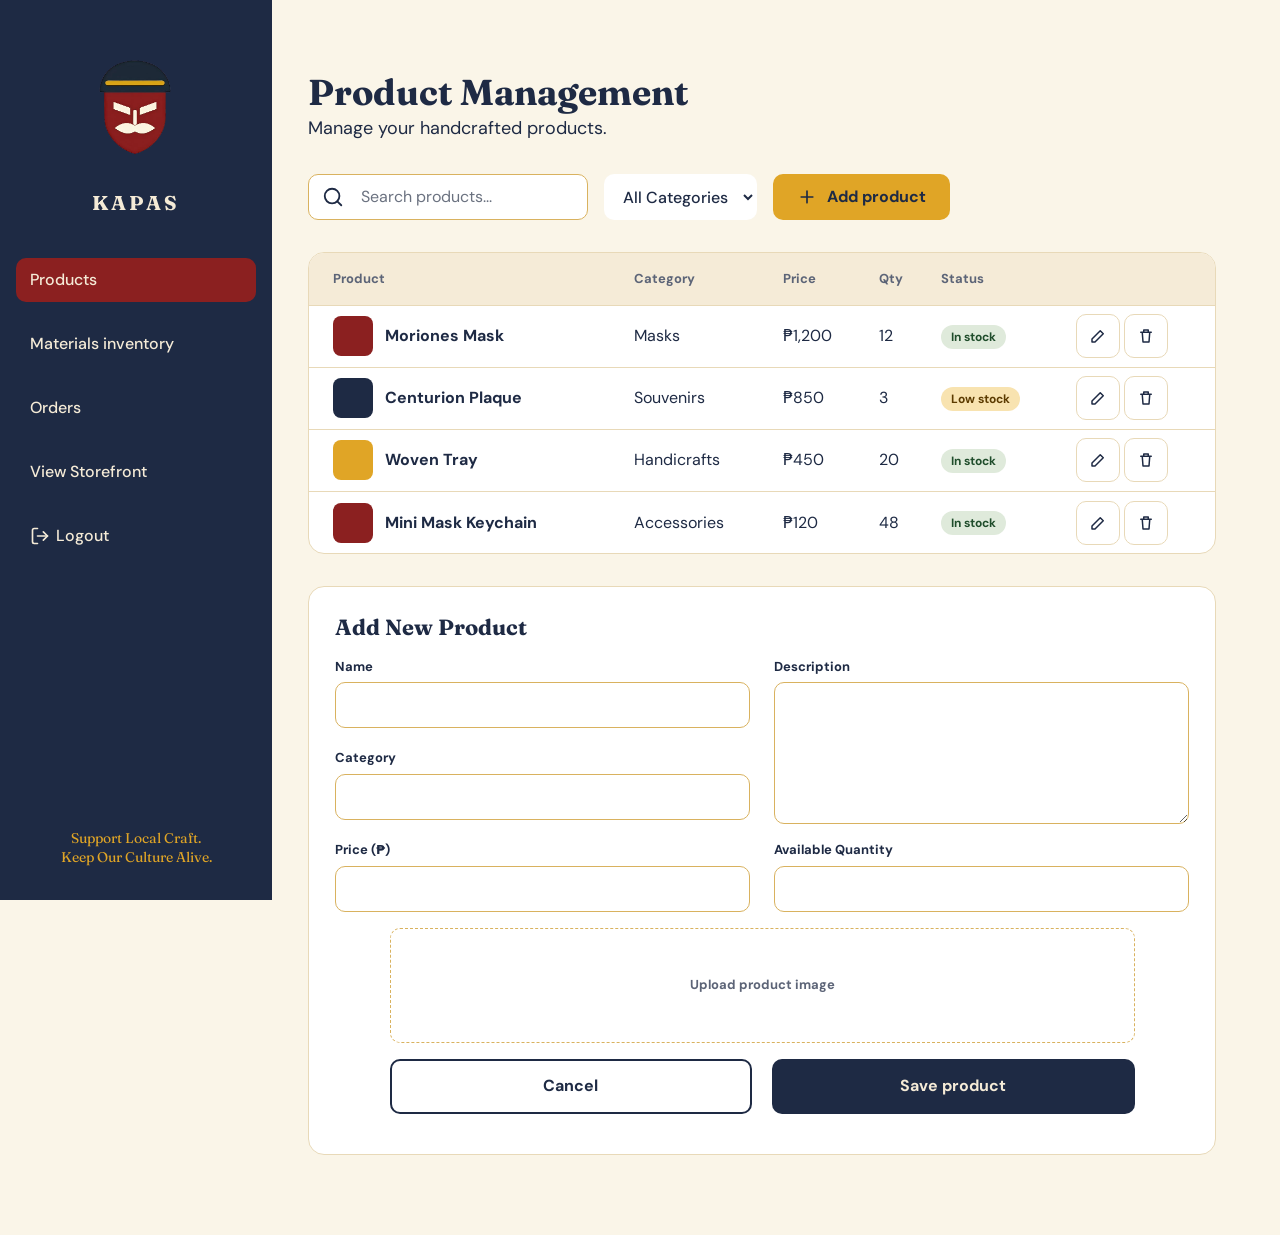
<file: product management/index.html>
<!doctype html>
<html lang="en">
<head>
  <meta charset="utf-8">
  <meta name="viewport" content="width=device-width, initial-scale=1">
  <title>Product Management</title>
  <link rel="preconnect" href="https://fonts.googleapis.com">
  <link rel="preconnect" href="https://fonts.gstatic.com" crossorigin>
  <link href="https://fonts.googleapis.com/css2?family=DM+Sans:wght@400;500;700&family=Fraunces:opsz,wght@9..144,600;9..144,700&display=swap" rel="stylesheet">
  <link rel="stylesheet" href="styles.css">
</head>
<body>
  <a class="skip-link" href="#main">Skip to main content</a>

  <div class="app">
    <!-- Sidebar -->
    <aside class="sidebar">
      <a class="brand" href="/" aria-label="KAPAS home">
        <img src="/images/KAPAS_logo.svg" alt="KAPAS logo" width="90" height="130">
        <span class="brand__name">KAPAS</span>
      </a>

      <nav class="sidebar__nav" aria-label="Main">
        <ul>
          <li><a href="products.html" aria-current="page">Products</a></li>
          <li><a href="materials.html">Materials inventory</a></li>
          <li><a href="orders.html">Orders</a></li>
          <li><a href="/">View Storefront</a></li>
          <li>
            <a class="with-icon" href="logout">
              <svg width="20" height="20" viewBox="0 0 24 24" fill="none" stroke="currentColor" stroke-width="2" stroke-linecap="round" stroke-linejoin="round" aria-hidden="true" focusable="false"><path d="M9 21H5a2 2 0 0 1-2-2V5a2 2 0 0 1 2-2h4"/><path d="M16 17l5-5-5-5"/><path d="M21 12H9"/></svg>
              Logout
            </a>
          </li>
        </ul>
      </nav>

      <footer class="sidebar__footer">
        <p>Support Local Craft.<br>Keep Our Culture Alive.</p>
      </footer>
    </aside>

    <!-- Main content -->
    <main class="content" id="main">
      <header class="page-header">
        <h1>Product Management</h1>
        <p>Manage your handcrafted products.</p>
      </header>

      <form class="toolbar" role="search" aria-label="Filter products">
        <div class="search">
          <label class="visually-hidden" for="search">Search products</label>
          <svg width="22" height="22" viewBox="0 0 24 24" fill="none" stroke="currentColor" stroke-width="2" stroke-linecap="round" aria-hidden="true" focusable="false"><circle cx="11" cy="11" r="8"/><path d="M21 21l-4.3-4.3"/></svg>
          <input class="field" type="search" id="search" name="q" placeholder="Search products...">
        </div>

        <div class="select">
          <label class="visually-hidden" for="filter-category">Filter by category</label>
          <select class="field" id="filter-category" name="category">
            <option>All Categories</option>
            <option>Masks</option>
            <option>Souvenirs</option>
            <option>Handicrafts</option>
            <option>Accessories</option>
          </select>
        </div>

        <a class="btn btn--gold" href="#add-product">
          <svg width="20" height="20" viewBox="0 0 24 24" fill="none" stroke="currentColor" stroke-width="2" stroke-linecap="round" aria-hidden="true" focusable="false"><path d="M12 5v14M5 12h14"/></svg>
          Add product
        </a>
      </form>

      <!-- Product list -->
      <section class="panel" aria-labelledby="products-heading">
        <h2 class="visually-hidden" id="products-heading">Product list</h2>
        <div class="table-wrap" role="region" aria-labelledby="products-heading" tabindex="0">
          <table>
            <thead>
              <tr>
                <th scope="col">Product</th>
                <th scope="col">Category</th>
                <th scope="col">Price</th>
                <th scope="col">Qty</th>
                <th scope="col">Status</th>
                <th scope="col"><span class="visually-hidden">Actions</span></th>
              </tr>
            </thead>
            <tbody>
              <tr>
                <th scope="row"><span class="product"><span class="swatch swatch--crimson" aria-hidden="true"></span><img class="product-image" id="uploaded-product-image" alt="" aria-hidden="true" hidden>Moriones Mask</span></th>
                <td>Masks</td>
                <td>₱1,200</td>
                <td>12</td>
                <td><span class="status status--in">In stock</span></td>
                <td>
                  <div class="actions">
                    <button class="icon-btn" type="button" aria-label="Edit Moriones Mask"><svg width="18" height="18" viewBox="0 0 24 24" fill="none" stroke="currentColor" stroke-width="2" stroke-linecap="round" stroke-linejoin="round" aria-hidden="true" focusable="false"><path d="M4 20h4L19 9l-4-4L4 16z"/></svg></button>
                    <button class="icon-btn" type="button" aria-label="Delete Moriones Mask"><svg width="18" height="18" viewBox="0 0 24 24" fill="none" stroke="currentColor" stroke-width="2" stroke-linecap="round" stroke-linejoin="round" aria-hidden="true" focusable="false"><path d="M5 7h14M9 7V4h6v3M7 7l1 13h8l1-13"/></svg></button>
                  </div>
                </td>
              </tr>
              <tr>
                <th scope="row"><span class="product"><span class="swatch swatch--navy" aria-hidden="true"></span>Centurion Plaque</span></th>
                <td>Souvenirs</td>
                <td>₱850</td>
                <td>3</td>
                <td><span class="status status--low">Low stock</span></td>
                <td>
                  <div class="actions">
                    <button class="icon-btn" type="button" aria-label="Edit Centurion Plaque"><svg width="18" height="18" viewBox="0 0 24 24" fill="none" stroke="currentColor" stroke-width="2" stroke-linecap="round" stroke-linejoin="round" aria-hidden="true" focusable="false"><path d="M4 20h4L19 9l-4-4L4 16z"/></svg></button>
                    <button class="icon-btn" type="button" aria-label="Delete Centurion Plaque"><svg width="18" height="18" viewBox="0 0 24 24" fill="none" stroke="currentColor" stroke-width="2" stroke-linecap="round" stroke-linejoin="round" aria-hidden="true" focusable="false"><path d="M5 7h14M9 7V4h6v3M7 7l1 13h8l1-13"/></svg></button>
                  </div>
                </td>
              </tr>
              <tr>
                <th scope="row"><span class="product"><span class="swatch swatch--gold" aria-hidden="true"></span>Woven Tray</span></th>
                <td>Handicrafts</td>
                <td>₱450</td>
                <td>20</td>
                <td><span class="status status--in">In stock</span></td>
                <td>
                  <div class="actions">
                    <button class="icon-btn" type="button" aria-label="Edit Woven Tray"><svg width="18" height="18" viewBox="0 0 24 24" fill="none" stroke="currentColor" stroke-width="2" stroke-linecap="round" stroke-linejoin="round" aria-hidden="true" focusable="false"><path d="M4 20h4L19 9l-4-4L4 16z"/></svg></button>
                    <button class="icon-btn" type="button" aria-label="Delete Woven Tray"><svg width="18" height="18" viewBox="0 0 24 24" fill="none" stroke="currentColor" stroke-width="2" stroke-linecap="round" stroke-linejoin="round" aria-hidden="true" focusable="false"><path d="M5 7h14M9 7V4h6v3M7 7l1 13h8l1-13"/></svg></button>
                  </div>
                </td>
              </tr>
              <tr>
                <th scope="row"><span class="product"><span class="swatch swatch--crimson" aria-hidden="true"></span>Mini Mask Keychain</span></th>
                <td>Accessories</td>
                <td>₱120</td>
                <td>48</td>
                <td><span class="status status--in">In stock</span></td>
                <td>
                  <div class="actions">
                    <button class="icon-btn" type="button" aria-label="Edit Mini Mask Keychain"><svg width="18" height="18" viewBox="0 0 24 24" fill="none" stroke="currentColor" stroke-width="2" stroke-linecap="round" stroke-linejoin="round" aria-hidden="true" focusable="false"><path d="M4 20h4L19 9l-4-4L4 16z"/></svg></button>
                    <button class="icon-btn" type="button" aria-label="Delete Mini Mask Keychain"><svg width="18" height="18" viewBox="0 0 24 24" fill="none" stroke="currentColor" stroke-width="2" stroke-linecap="round" stroke-linejoin="round" aria-hidden="true" focusable="false"><path d="M5 7h14M9 7V4h6v3M7 7l1 13h8l1-13"/></svg></button>
                  </div>
                </td>
              </tr>
            </tbody>
          </table>
        </div>
      </section>

      <!-- Add product form -->
      <section class="panel panel--form" id="add-product" aria-labelledby="add-heading">
        <h2 id="add-heading">Add New Product</h2>

        <form class="form" action="#" method="post" enctype="multipart/form-data">
          <div class="form__field">
            <label for="name">Name</label>
            <input class="field" type="text" id="name" name="name" required>
          </div>

          <div class="form__field form__field--tall">
            <label for="description">Description</label>
            <textarea class="field" id="description" name="description" rows="5"></textarea>
          </div>

          <div class="form__field">
            <label for="category">Category</label>
            <input class="field" type="text" id="category" name="category" list="categories">
            <datalist id="categories">
              <option value="Masks">
              <option value="Souvenirs">
              <option value="Handicrafts">
              <option value="Accessories">
            </datalist>
          </div>

          <div class="form__field">
            <label for="price">Price (₱)</label>
            <input class="field" type="number" id="price" name="price" min="0" step="0.01" inputmode="decimal" required>
          </div>

          <div class="form__field">
            <label for="quantity">Available Quantity</label>
            <input class="field" type="number" id="quantity" name="quantity" min="0" step="1" inputmode="numeric" required>
          </div>

          <div class="form__field form__field--wide">
            <label class="dropzone" for="image">
              <span id="image-upload-label">Upload product image</span>
              <input class="visually-hidden" type="file" id="image" name="image" accept="image/*">
            </label>
          </div>

          <div class="form__actions">
            <button class="btn btn--outline" type="reset">Cancel</button>
            <button class="btn btn--navy" type="submit">Save product</button>
          </div>
        </form>
      </section>
    </main>
  </div>
</body>
</html>
</file>
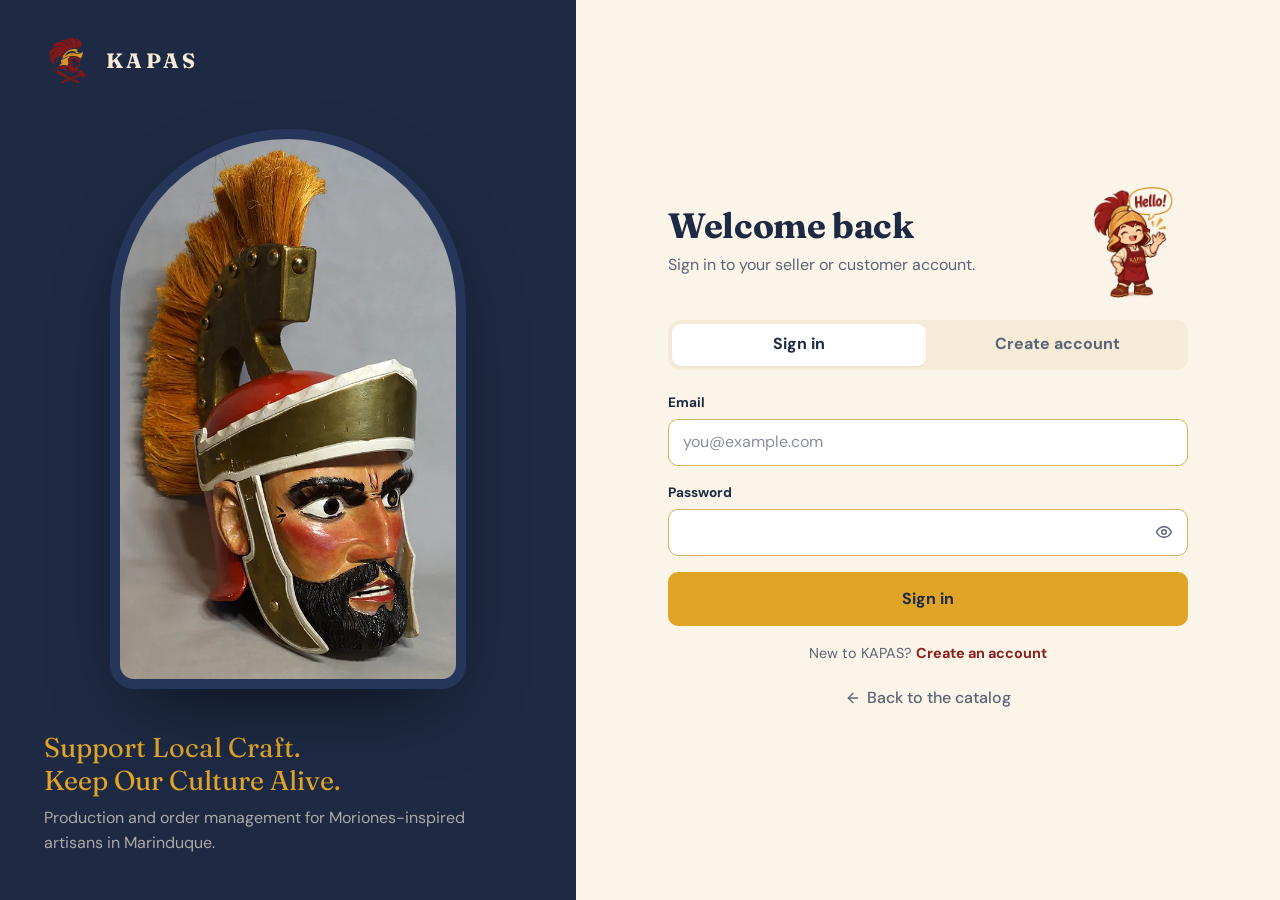
<file: websys1-final-project/src/dashboard.html>
<!doctype html>
<html lang="en">
<head>
  <meta charset="utf-8">
  <meta name="viewport" content="width=device-width, initial-scale=1">
  <title>Dashboard · KAPAS</title>
  <meta name="description" content="Your KAPAS Artisan/Business (Seller) dashboard.">
  <meta name="robots" content="noindex">
  <link rel="icon" href="assets/logo.png" type="image/svg+xml">
  <link rel="preconnect" href="https://fonts.googleapis.com"><link rel="preconnect" href="https://fonts.gstatic.com" crossorigin>
  <link href="https://fonts.googleapis.com/css2?family=DM+Sans:wght@400;500;700&family=Fraunces:opsz,wght@9..144,600;9..144,700&display=swap" rel="stylesheet">
  <link rel="stylesheet" href="styles/main.css">
  <link rel="stylesheet" href="pages/dashboard/dashboard.css">
</head>
<body>
<a class="skip-link" href="#main">Skip to main content</a>
<div class="app-shell">
  <header class="mobilebar" id="mobilebar"></header>
  <aside class="sidebar" id="sidebar" aria-label="Sidebar"></aside>
  <main class="content" id="main">
    <header class="page-header">
      <div>ss
        <span class="eyebrow" id="role"></span>
        <h1 id="hello">Welcome</h1>
        <p id="roleText"></p>
      </div>
      <img class="page-header__mascot" src="assets/Kappy working.png" alt="" aria-hidden="true">
      <div class="page-header__actions">
        <a class="btn btn--outline" href="index.html" id="viewCatalog">View the public catalog</a>
        <a class="btn btn--gold" href="products.html#new" id="addProduct">Add a product</a>
      </div>
    </header>

    <section class="stats" aria-label="Summary">
      <a class="stat" href="products.html"><span class="stat__icon stat__icon--navy" data-icon="package"></span><span class="stat__value" id="nProducts">0</span><span class="stat__label">Products, <span id="nPublished">0</span> in the catalog</span></a>
      <a class="stat" href="orders.html"><span class="stat__icon stat__icon--gold" data-icon="inbox"></span><span class="stat__value" id="nPending">0</span><span class="stat__label">Pending requests</span></a>
      <a class="stat" href="orders.html#mto"><span class="stat__icon stat__icon--navy" data-icon="tag"></span><span class="stat__value" id="nMto">0</span><span class="stat__label">Open made-to-order requests</span></a>
      <a class="stat" href="orders.html"><span class="stat__icon" data-icon="hammer"></span><span class="stat__value" id="nMaking">0</span><span class="stat__label">In production or ready</span></a>
      <a class="stat" href="materials.html"><span class="stat__icon stat__icon--danger" data-icon="alert"></span><span class="stat__value" id="nLow">0</span><span class="stat__label">Materials running low</span></a>
      <a class="stat" href="orders.html"><span class="stat__icon stat__icon--ok" data-icon="checkCircle"></span><span class="stat__value" id="nDone">0</span><span class="stat__label">Completed orders</span></a>
    </section>

    <div class="dash-grid">
      <section class="panel" aria-labelledby="recentTitle">
        <div class="panel__head"><h2 id="recentTitle">Recent customer orders</h2><a class="btn btn--ghost btn--sm" href="orders.html">All orders</a></div>
        <ul class="feed" id="recent"></ul>
        <div class="empty dash-empty" id="recentEmpty" hidden></div>
      </section>
      <section class="panel" aria-labelledby="lowTitle">
        <div class="panel__head"><h2 id="lowTitle">Materials to reorder</h2><a class="btn btn--ghost btn--sm" href="materials.html">Inventory</a></div>
        <ul class="feed" id="lowList"></ul>
        <div class="empty dash-empty" id="lowEmpty" hidden></div>
      </section>
    </div>

    <section class="panel panel--pad backup" aria-labelledby="bk">
      <div class="backup__icon" data-icon="database"></div>
      <div class="backup__copy">
        <h2 id="bk">Back up your data</h2>
        <p class="hint">KAPAS keeps everything in this browser, so clearing your browser data erases it. Export a backup file now and then. A backup holds every account, product, material and order on this device, including password hashes, so keep the file private.</p>
      </div>
      <div class="backup__actions">
        <button class="btn" id="export" type="button">Export backup</button>
        <label class="btn btn--outline" for="import" tabindex="0" id="importLabel">Restore from backup</label>
        <input id="import" type="file" accept="application/json,.json" class="sr">
      </div>
    </section>
  </main>
</div>
<script type="module" src="pages/dashboard/dashboard.js"></script>
</body>
</html>
</file>
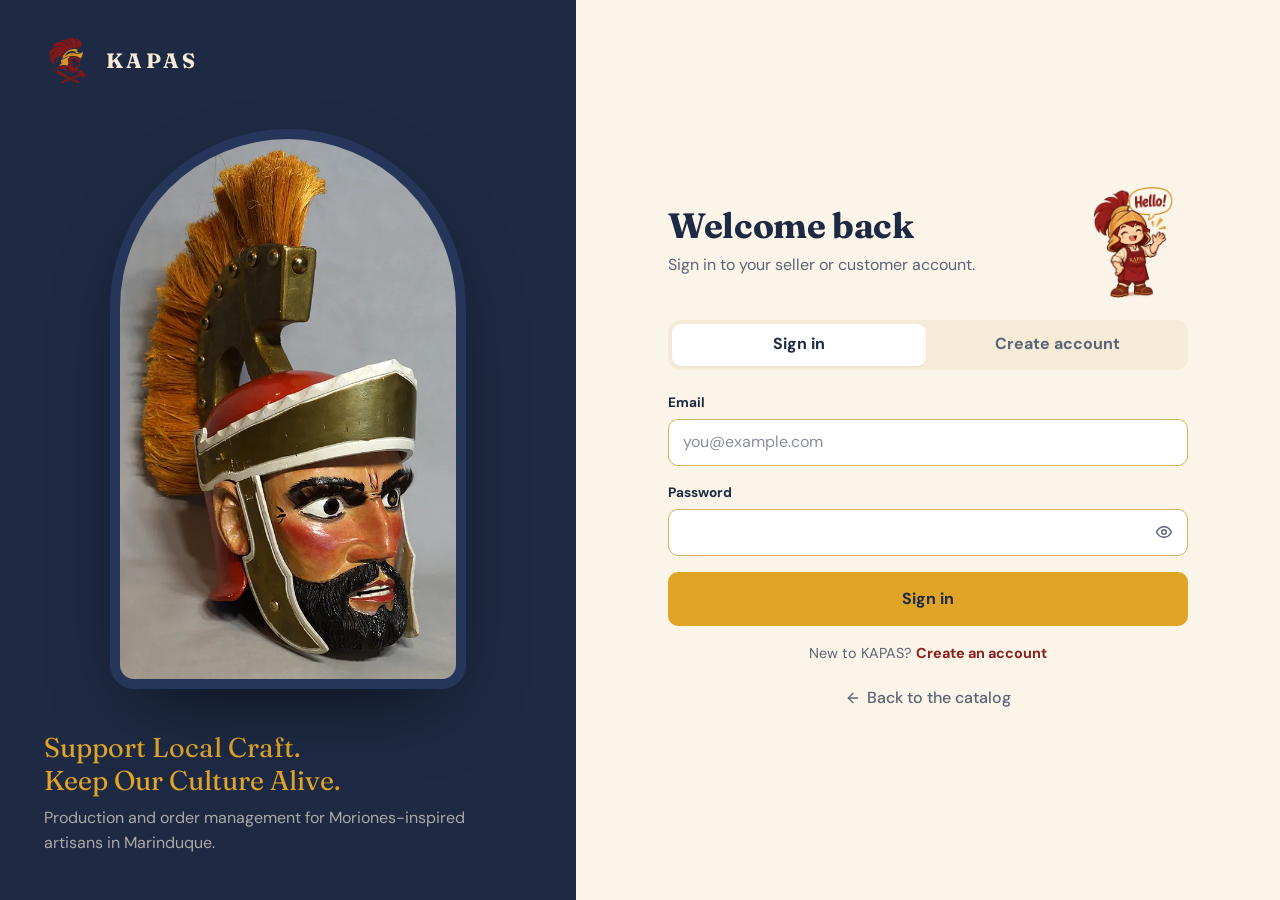
<file: websys1-final-project/src/login.html>
<!doctype html>
<html lang="en">
<head>
  <meta charset="utf-8">
  <meta name="viewport" content="width=device-width, initial-scale=1">
  <title>Sign in · KAPAS</title>
  <meta name="description" content="Sign in or create a KAPAS account: Artisan/Business (Seller) to sell your crafts, or Customer (Buyer) to order them.">
  <link rel="icon" href="assets/logo.png" type="image/png">
  <link rel="preconnect" href="https://fonts.googleapis.com"><link rel="preconnect" href="https://fonts.gstatic.com" crossorigin>
  <link href="https://fonts.googleapis.com/css2?family=DM+Sans:wght@400;500;700&family=Fraunces:opsz,wght@9..144,600;9..144,700&display=swap" rel="stylesheet">
  <link rel="stylesheet" href="styles/main.css">
  <link rel="stylesheet" href="pages/auth/auth.css">
</head>
<body>
<div class="auth">
  <aside class="auth__art" aria-hidden="true">
    <a class="brand" href="index.html" tabindex="-1"><img src="assets/logo.png" width="50" height="50" alt=""><span class="brand__name">KAPAS</span></a>
    <div class="auth__img"><img src="assets/morion-mask.webp" width="572" height="900" alt=""></div>
    <div class="auth__quote">
      <p class="auth__tagline">Support Local Craft.<br>Keep Our Culture Alive.</p>
      <p>Production and order management for Moriones-inspired artisans in Marinduque.</p>
    </div>
  </aside>

  <main class="auth__main" id="main">
    <div class="auth__card">
      <a class="brand auth__mobile-brand" href="index.html"><img src="assets/logo.png" width="50" height="50" alt=""><span class="brand__name">KAPAS</span></a>
      <p class="auth__signed-out" id="signedOut" role="status" hidden>
        <img src="assets/Kappy bye.png" alt="" aria-hidden="true">
        <span>You’ve signed out. See you next time!</span>
      </p>
      <header class="auth__head">
        <img src="assets/Kappy hello.png" alt="" aria-hidden="true">
        <h1 id="authTitle">Welcome back</h1>
        <p class="hint" id="authLead">Sign in to your seller or customer account.</p>
      </header>

      <div class="tabs" role="tablist" aria-label="Account">
        <button role="tab" id="tab-in" aria-controls="panel-in" aria-selected="true" type="button">Sign in</button>
        <button role="tab" id="tab-up" aria-controls="panel-up" aria-selected="false" type="button">Create account</button>
      </div>

      <form id="panel-in" class="form-stack" role="tabpanel" aria-labelledby="tab-in" novalidate>
        <div class="alert" role="alert" data-form-error></div>
        <div class="field"><label for="in-email">Email</label><input id="in-email" name="email" type="email" autocomplete="username" placeholder="you@example.com" required></div>
        <div class="field"><label for="in-password">Password</label>
          <div class="pw"><input id="in-password" name="password" type="password" autocomplete="current-password" required><button type="button" class="pw__toggle" data-pw="in-password" aria-label="Show password"></button></div></div>
        <button class="btn btn--gold btn--lg btn--block" type="submit">Sign in</button>
        <p class="hint auth__switch">New to KAPAS? <button type="button" class="linkbtn" data-goto="up">Create an account</button></p>
      </form>

      <form id="panel-up" class="form-stack" role="tabpanel" aria-labelledby="tab-up" hidden novalidate>
        <div class="alert" role="alert" data-form-error></div>
        <fieldset class="roles">
          <legend class="legend">Account type</legend>
          <label class="role"><input type="radio" name="role" value="seller" checked aria-describedby="err-role"><span><i data-icon="hammer"></i><b>Artisan/Business (Seller)</b><small>Individual makers, workshops and souvenir shops. Sell products, track materials and handle orders.</small></span></label>
          <label class="role"><input type="radio" name="role" value="customer" aria-describedby="err-role"><span><i data-icon="user"></i><b>Customer (Buyer)</b><small>Browse crafts, place orders and made-to-order requests, and track them.</small></span></label>
          <p class="error span-2" id="err-role"></p>
        </fieldset>
        <div class="form-grid">
          <div class="field span-2"><label for="up-name">Full name</label><input id="up-name" name="name" autocomplete="name" aria-describedby="err-name"><p class="error" id="err-name"></p></div>
          <div class="field span-2" id="biz-field"><label for="up-biz">Shop or business name <span class="hint">(optional)</span></label><input id="up-biz" name="businessName" autocomplete="organization" aria-describedby="err-businessName"><p class="error" id="err-businessName"></p></div>
          <div class="field"><label for="up-email">Email</label><input id="up-email" name="email" type="email" autocomplete="email" aria-describedby="err-email"><p class="error" id="err-email"></p></div>
          <div class="field"><label for="up-phone">Mobile number <span class="hint">(optional)</span></label><input id="up-phone" name="phone" type="tel" autocomplete="tel" placeholder="0917 123 4567" aria-describedby="err-phone"><p class="error" id="err-phone"></p></div>
          <div class="field"><label for="up-password">Password</label>
            <div class="pw"><input id="up-password" name="password" type="password" autocomplete="new-password" aria-describedby="hint-pw err-password"><button type="button" class="pw__toggle" data-pw="up-password" aria-label="Show password"></button></div>
            <p class="hint" id="hint-pw">At least 8 characters, with a letter and a number.</p><p class="error" id="err-password"></p></div>
          <div class="field"><label for="up-confirm">Confirm password</label>
            <div class="pw"><input id="up-confirm" name="confirm" type="password" autocomplete="new-password" aria-describedby="err-confirm"><button type="button" class="pw__toggle" data-pw="up-confirm" aria-label="Show password"></button></div>
            <p class="error" id="err-confirm"></p></div>
        </div>
        <p class="hint">Your details are used only to run your KAPAS account and to contact you about orders. The account type cannot be changed later.</p>
        <button class="btn btn--gold btn--lg btn--block" type="submit">Create account</button>
        <p class="hint auth__switch">Already have an account? <button type="button" class="linkbtn" data-goto="in">Sign in</button></p>
      </form>

      <p class="auth__back"><a href="index.html" id="backLink">Back to the catalog</a></p>
    </div>
  </main>
</div>
<script type="module" src="pages/auth/auth.js"></script>
</body>
</html>
</file>
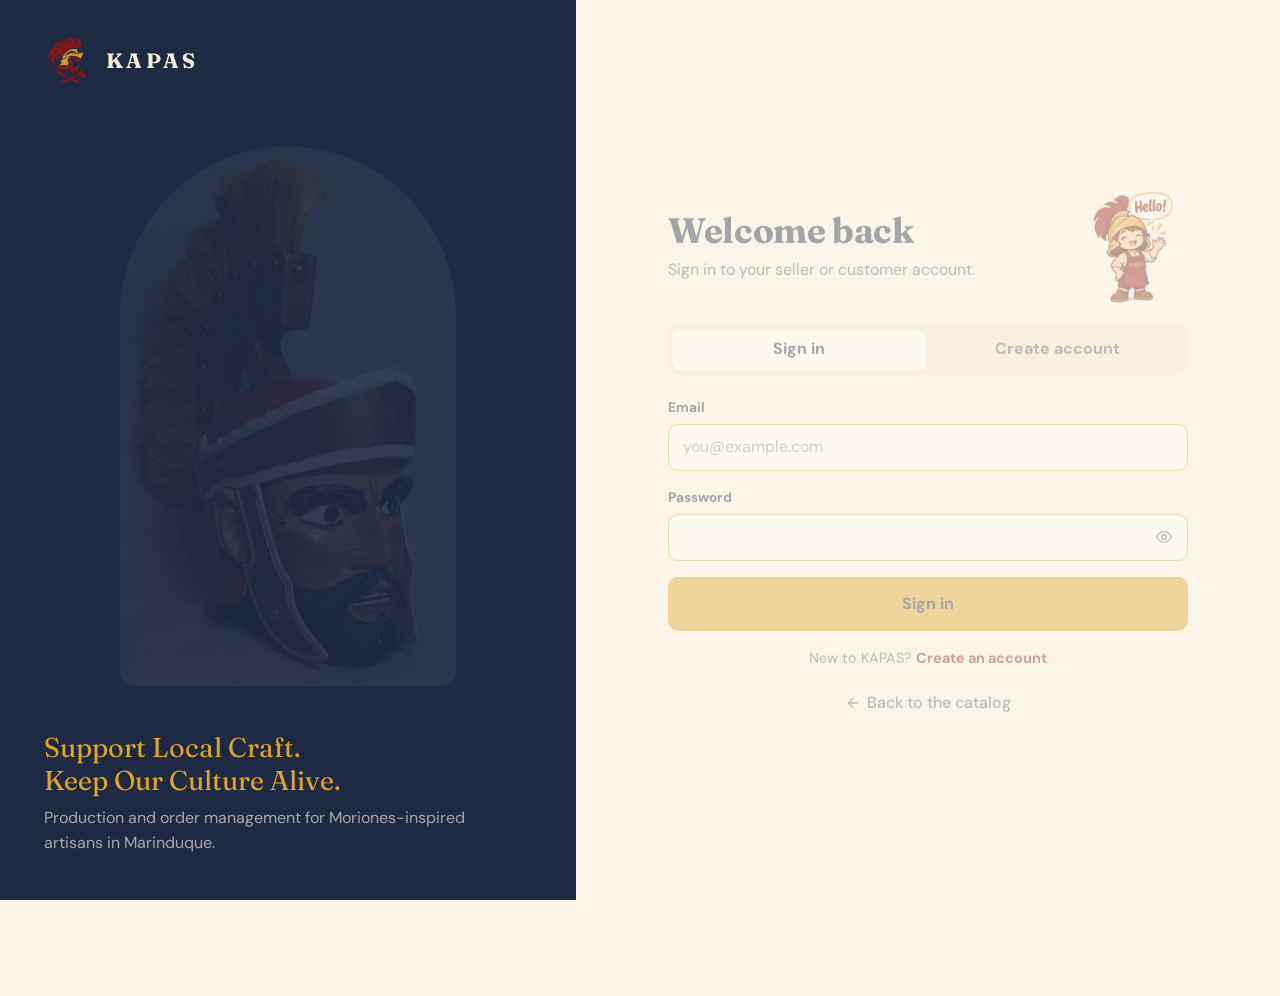
<file: websys1-final-project/src/materials.html>
<!doctype html>
<html lang="en">
<head>
  <meta charset="utf-8">
  <meta name="viewport" content="width=device-width, initial-scale=1">
  <title>Materials · KAPAS</title>
  <meta name="description" content="Track your KAPAS materials inventory.">
  <meta name="robots" content="noindex">
  <link rel="icon" href="assets/favicon.svg" type="image/svg+xml">
  <link rel="preconnect" href="https://fonts.googleapis.com"><link rel="preconnect" href="https://fonts.gstatic.com" crossorigin>
  <link href="https://fonts.googleapis.com/css2?family=DM+Sans:wght@400;500;700&family=Fraunces:opsz,wght@9..144,600;9..144,700&display=swap" rel="stylesheet">
  <link rel="stylesheet" href="styles/main.css">
  <link rel="stylesheet" href="pages/materials/materials.css">
</head>
<body>
<a class="skip-link" href="#main">Skip to main content</a>
<div class="app-shell">
  <header class="mobilebar" id="mobilebar"></header>
  <aside class="sidebar" id="sidebar" aria-label="Sidebar"></aside>
  <main class="content" id="main">
    <header class="page-header">
      <div>
        <span class="eyebrow">Production</span>
        <h1>Materials Inventory</h1>
        <p>Track raw materials, get low-stock warnings and record finished pieces.</p>
      </div>
      <div class="page-header__actions">
        <button class="btn btn--outline" type="button" id="prodOpen">Record finished pieces</button>
        <button class="btn btn--gold" type="button" id="addBtn">Add material</button>
      </div>
    </header>

    <section class="mat-summary" aria-label="Inventory summary">
      <button type="button" class="stat stat--btn" data-filter=""><span class="stat__icon stat__icon--navy" data-icon="layers"></span><span class="stat__value" id="nAll">0</span><span class="stat__label">Materials tracked</span></button>
      <button type="button" class="stat stat--btn" data-filter="low"><span class="stat__icon stat__icon--gold" data-icon="trendDown"></span><span class="stat__value" id="nLow">0</span><span class="stat__label">Running low</span></button>
      <button type="button" class="stat stat--btn" data-filter="out"><span class="stat__icon stat__icon--danger" data-icon="alert"></span><span class="stat__value" id="nOut">0</span><span class="stat__label">Out of stock</span></button>
    </section>

    <form class="toolbar" role="search" aria-label="Filter materials" onsubmit="return false">
      <div class="search"><label class="sr" for="q">Search materials</label><span data-icon="search"></span><input class="control" type="search" id="q" placeholder="Search materials…" autocomplete="off"></div>
      <label class="sr" for="fState">Filter by stock level</label>
      <select class="control" id="fState"><option value="">All stock levels</option><option value="ok">In stock</option><option value="low">Running low</option><option value="out">Out of stock</option></select>
      <label class="sr" for="sort">Sort by</label>
      <select class="control" id="sort"><option value="name">Name A–Z</option><option value="stockAsc">Amount: lowest first</option><option value="newest">Newest first</option></select>
    </form>

    <section class="panel" aria-labelledby="listTitle">
      <h2 class="sr" id="listTitle">Your materials</h2>
      <div class="table-wrap">
        <table class="table table--stack">
          <thead><tr><th scope="col">Material</th><th scope="col" class="num">On hand</th><th scope="col" class="num">Reorder at</th><th scope="col">Status</th><th scope="col">Adjust stock</th><th scope="col"><span class="sr">Actions</span></th></tr></thead>
          <tbody id="list"></tbody>
        </table>
      </div>
      <div class="empty table-empty" id="empty" hidden></div>
    </section>

    <dialog class="modal modal--sm" id="materialDlg" aria-labelledby="formTitle">
      <form id="mform" novalidate>
        <div class="modal__head"><div><h2 id="formTitle">Add a material</h2><p>Wood, paint, abaca and other supplies.</p></div><button type="button" class="icon-btn" data-close aria-label="Close" data-icon="close"></button></div>
        <div class="modal__body">
          <div class="alert" id="formError" role="alert"></div>
          <div class="form-grid">
            <div class="field span-2"><label for="name">Material</label><input id="name" name="name" aria-describedby="err-name"><p class="error" id="err-name"></p></div>
            <div class="field span-2"><label for="unit">Unit</label><input id="unit" name="unit" list="units" placeholder="pcs, kg, liters…" aria-describedby="err-unit"><datalist id="units"><option value="pcs"><option value="kg"><option value="liters"><option value="sheets"><option value="meters"></datalist><p class="error" id="err-unit"></p></div>
            <div class="field"><label for="quantity">Amount on hand</label><input id="quantity" name="quantity" type="number" min="0" step="any" value="0" inputmode="decimal" aria-describedby="err-quantity"><p class="error" id="err-quantity"></p></div>
            <div class="field"><label for="reorderLevel">Reorder level</label><input id="reorderLevel" name="reorderLevel" type="number" min="0" step="any" value="0" inputmode="decimal" aria-describedby="hint-r err-reorderLevel"><p class="error" id="err-reorderLevel"></p></div>
            <p class="hint span-2" id="hint-r">You are warned when the amount falls to this level or below.</p>
          </div>
        </div>
        <div class="modal__foot"><button class="btn btn--outline" type="button" id="cancel" data-close>Cancel</button><button class="btn" type="submit" id="saveBtn">Save material</button></div>
      </form>
    </dialog>

    <dialog class="modal modal--sm" id="prodDlg" aria-labelledby="prodTitle">
      <form id="pform" novalidate>
        <div class="modal__head"><div><h2 id="prodTitle">Record finished pieces</h2><p>Adds the pieces to a product's stock, so the catalog shows them right away. You can take the material you used out of stock at the same time.</p></div><button type="button" class="icon-btn" data-close aria-label="Close" data-icon="close"></button></div>
        <div class="modal__body">
          <div class="alert" id="prodError" role="alert"></div>
          <div class="form-grid">
            <div class="field span-2"><label for="productId">Product</label><select id="productId" name="productId" aria-describedby="err-productId"></select><p class="error" id="err-productId"></p></div>
            <div class="field span-2"><label for="made">Pieces finished</label><input id="made" name="made" type="number" min="1" step="1" inputmode="numeric" aria-describedby="err-made"><p class="error" id="err-made"></p></div>
            <div class="field"><label for="materialId">Material used <span class="hint">(optional)</span></label><select id="materialId" name="materialId"></select></div>
            <div class="field"><label for="used">Amount used</label><input id="used" name="used" type="number" min="0" step="any" inputmode="decimal" aria-describedby="err-used"><p class="error" id="err-used"></p></div>
          </div>
          <p class="notice" id="noProducts" hidden><span>Add a product first, then you can record finished pieces. <a href="products.html#new">Go to Products</a></span></p>
        </div>
        <div class="modal__foot"><button class="btn btn--outline" type="button" data-close>Close</button><button class="btn" type="submit" id="prodBtn">Record pieces</button></div>
      </form>
    </dialog>
  </main>
</div>
<script type="module" src="pages/materials/materials.js"></script>
</body>
</html>
</file>
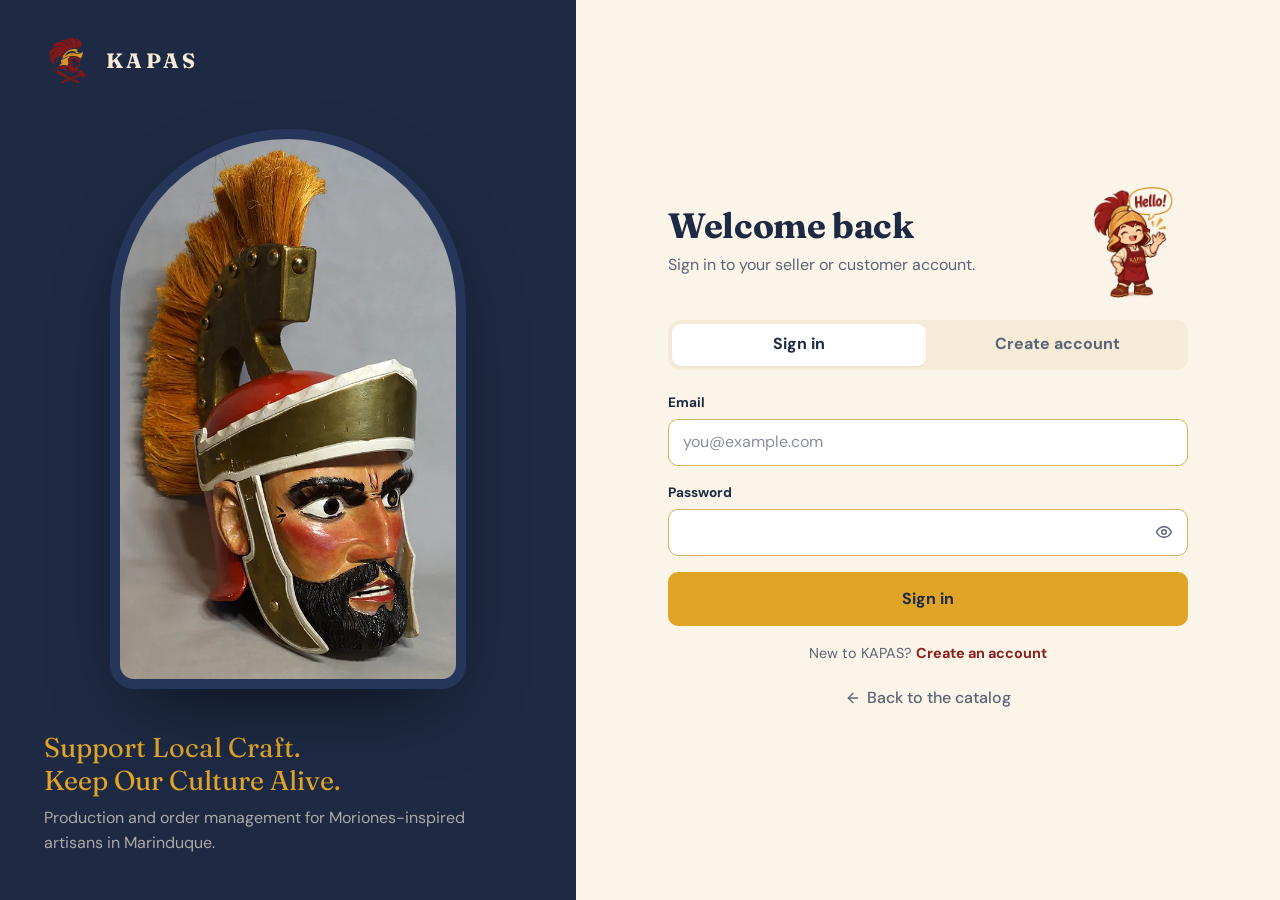
<file: websys1-final-project/src/orders.html>
<!doctype html>
<html lang="en">
<head>
  <meta charset="utf-8">
  <meta name="viewport" content="width=device-width, initial-scale=1">
  <title>Orders · KAPAS</title>
  <meta name="description" content="Manage KAPAS order requests.">
  <meta name="robots" content="noindex">
  <link rel="icon" href="assets/logo.png" type="image/svg+xml">
  <link rel="preconnect" href="https://fonts.googleapis.com"><link rel="preconnect" href="https://fonts.gstatic.com" crossorigin>
  <link href="https://fonts.googleapis.com/css2?family=DM+Sans:wght@400;500;700&family=Fraunces:opsz,wght@9..144,600;9..144,700&display=swap" rel="stylesheet">
  <link rel="stylesheet" href="styles/main.css">
  <link rel="stylesheet" href="pages/orders/orders.css">
</head>
<body>
<a class="skip-link" href="#main">Skip to main content</a>
<div class="app-shell">
  <header class="mobilebar" id="mobilebar"></header>
  <aside class="sidebar" id="sidebar" aria-label="Sidebar"></aside>
  <main class="content" id="main">
    <header class="page-header">
      <div>
        <span class="eyebrow">Customers</span>
        <h1>Orders</h1>
        <p>Customer orders and made-to-order requests for your products appear here. Move each order along as you work on it. Completing an order takes its items out of stock.</p>
      </div>
    </header>

    <form class="toolbar" role="search" aria-label="Filter orders" onsubmit="return false" id="orderTools">
      <div class="search"><label class="sr" for="q">Search orders</label><span data-icon="search"></span><input class="control" type="search" id="q" placeholder="Customer, contact or product…" autocomplete="off"></div>
      <label class="sr" for="fType">Filter by order type</label>
      <select class="control" id="fType"><option value="">All orders</option><option value="stock">From stock</option><option value="mto">Made-to-order requests</option></select>
      <label class="sr" for="sort">Sort by</label>
      <select class="control" id="sort"><option value="newest">Newest first</option><option value="oldest">Oldest first</option><option value="pickup">Pickup date</option></select>
      <span class="spacer"></span>
      <p class="hint" id="count" aria-live="polite"></p>
    </form>

    <div class="board" id="board"></div>
    <div class="empty" id="empty"></div>

  </main>
</div>
<script type="module" src="pages/orders/orders.js"></script>
</body>
</html>
</file>
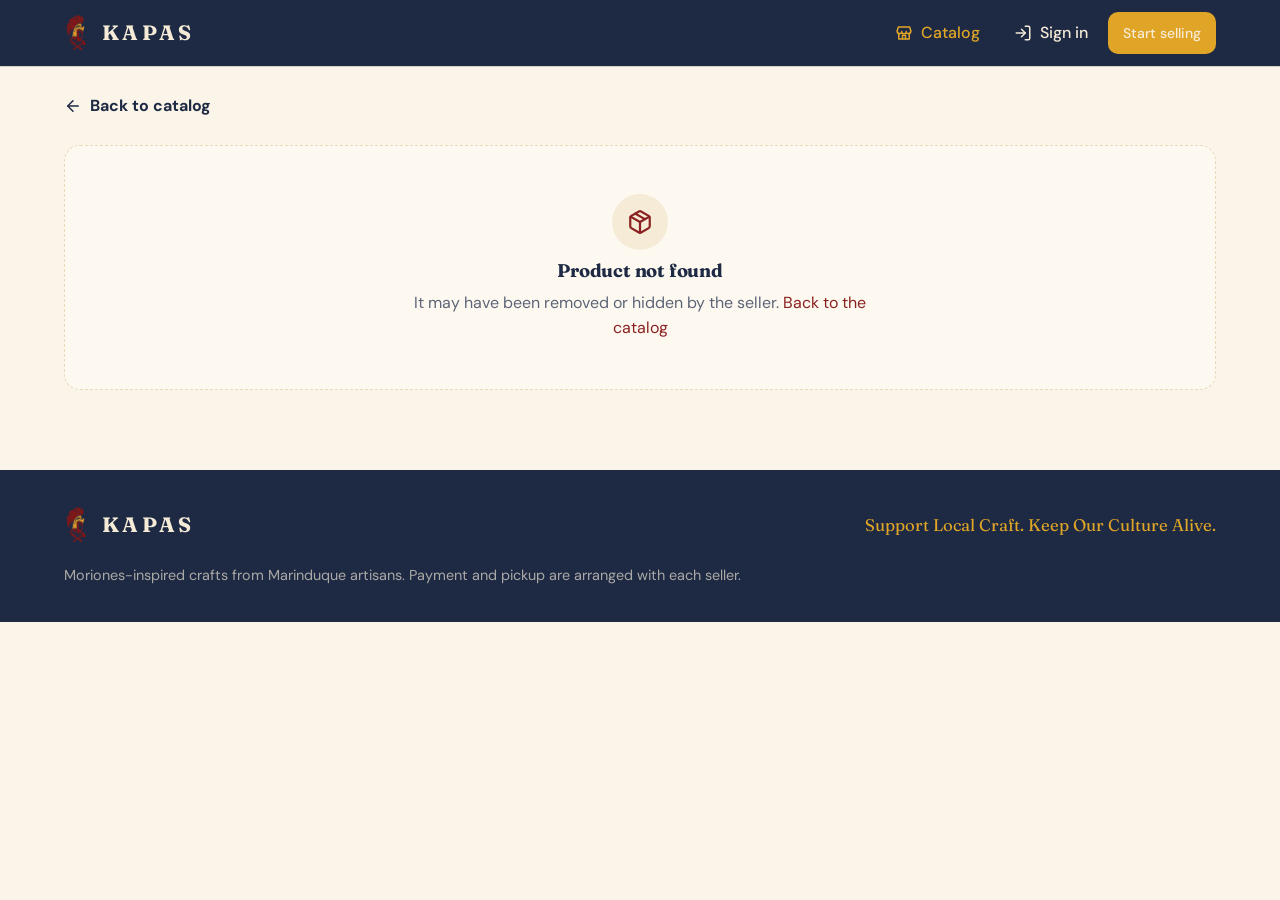
<file: websys1-final-project/src/product.html>
<!doctype html>
<html lang="en">
<head>
  <meta charset="utf-8">
  <meta name="viewport" content="width=device-width, initial-scale=1">
  <title>Product · KAPAS</title>
  <meta name="description" content="See product details and photos, then send an order or made-to-order request to a Marinduque artisan or business.">
  <link rel="icon" href="assets/favicon.svg" type="image/svg+xml">
  <link rel="preconnect" href="https://fonts.googleapis.com"><link rel="preconnect" href="https://fonts.gstatic.com" crossorigin>
  <link href="https://fonts.googleapis.com/css2?family=DM+Sans:wght@400;500;700&family=Fraunces:opsz,wght@9..144,600;9..144,700&display=swap" rel="stylesheet">
  <link rel="stylesheet" href="styles/main.css">
  <link rel="stylesheet" href="pages/product/product.css">
</head>
<body>
  <a class="skip-link" href="#main">Skip to main content</a>
  <header id="site-header"></header>

  <main id="main" class="container product-page">
    <nav class="crumbs" aria-label="Breadcrumb"><a href="index.html#catalog" id="back">Back to catalog</a></nav>

    <div id="notFound" hidden></div>

    <div class="detail" id="detail" hidden>
      <div class="detail__media" id="media"></div>

      <div class="detail__side">
        <div id="info"></div>

        <section class="panel order-box" id="orderBox" aria-labelledby="orderTitle">
          <div class="order-box__head">
            <h2 id="orderTitle">Send an order request</h2>
            <p class="hint" id="orderLead">The seller will contact you to confirm.</p>
          </div>
          <div class="order-box__body">
            <div class="okbox order-success" id="done" role="status"></div>
            <div class="alert" id="formError" role="alert"></div>
            <form id="oform" class="form-grid" novalidate>
              <div class="field"><label for="customerName">Your name</label><input id="customerName" name="customerName" autocomplete="name" aria-describedby="err-customerName"><p class="error" id="err-customerName"></p></div>
              <div class="field"><label for="contact">Mobile number or email</label><input id="contact" name="contact" autocomplete="tel" aria-describedby="err-contact"><p class="error" id="err-contact"></p></div>
              <div class="field"><label for="quantity">Quantity</label>
                <div class="qty">
                  <button type="button" class="icon-btn" data-step="-1" aria-label="Decrease quantity">−</button>
                  <input id="quantity" name="quantity" type="number" min="1" max="999" value="1" inputmode="numeric" aria-describedby="err-quantity">
                  <button type="button" class="icon-btn" data-step="1" aria-label="Increase quantity">+</button>
                </div>
                <p class="error" id="err-quantity"></p></div>
              <div class="field"><label for="pickupDate">Preferred pickup date <span class="hint">(optional)</span></label><input id="pickupDate" name="pickupDate" type="date" aria-describedby="err-pickupDate"><p class="error" id="err-pickupDate"></p></div>
              <div class="field span-2"><label for="notes">Notes <span class="hint">(optional)</span></label><textarea id="notes" name="notes" rows="3" maxlength="300" aria-describedby="err-notes" placeholder="Size, colour, design, or anything the maker should know"></textarea><p class="error" id="err-notes"></p></div>
              <div class="span-2 order-box__total"><span>Estimated total</span><strong id="total">₱0</strong></div>
              <p class="notice span-2" id="payNote">Payment and delivery are arranged directly with the seller. KAPAS does not process payments.</p>
              <button class="btn btn--gold btn--lg btn--block span-2" type="submit" id="sendBtn">Send request</button>
            </form>
            <p id="ownNote" class="notice" hidden><span>This is your own product. Edit it under <a href="products.html">Products</a>.</span></p>
            <p id="guestNote" class="notice" hidden><span>Ordering needs a Customer (Buyer) account. <a href="login.html" id="guestSignIn">Sign in</a> or <a href="login.html#create-customer" id="guestCreate">create a customer account</a>.</span></p>
            <p id="sellerNote" class="notice" hidden><span>You are signed in with an Artisan/Business (Seller) account. Seller accounts cannot place orders. To order, sign out and sign in with a Customer (Buyer) account.</span></p>
          </div>
        </section>
      </div>
    </div>
  </main>

  <footer id="site-footer"></footer>
  <script type="module" src="pages/product/product.js"></script>
</body>
</html>
</file>
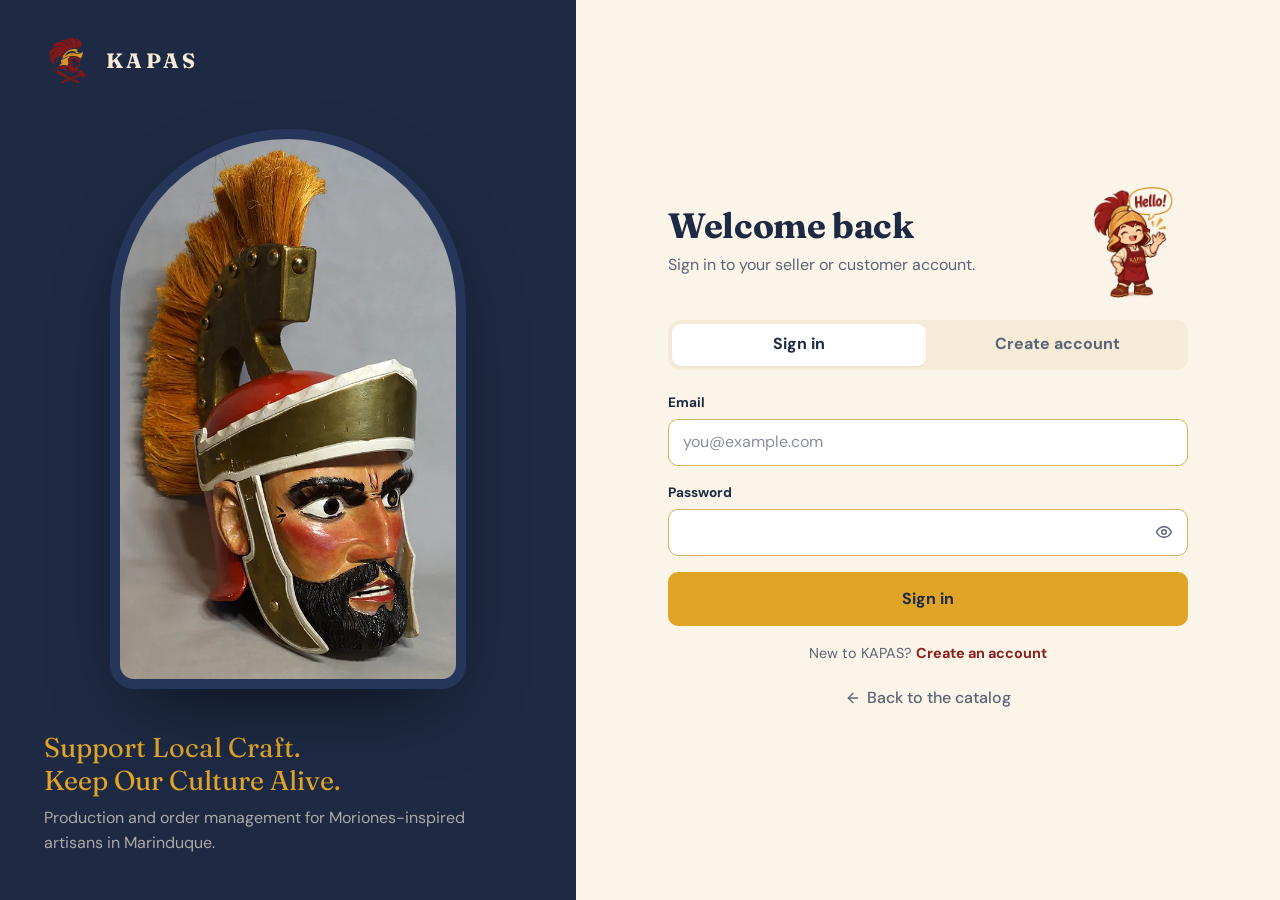
<file: websys1-final-project/src/products.html>
<!doctype html>
<html lang="en">
<head>
  <meta charset="utf-8">
  <meta name="viewport" content="width=device-width, initial-scale=1">
  <title>Products · KAPAS</title>
  <meta name="description" content="Manage your KAPAS products.">
  <meta name="robots" content="noindex">
  <link rel="icon" href="assets/favicon.svg" type="image/svg+xml">
  <link rel="preconnect" href="https://fonts.googleapis.com"><link rel="preconnect" href="https://fonts.gstatic.com" crossorigin>
  <link href="https://fonts.googleapis.com/css2?family=DM+Sans:wght@400;500;700&family=Fraunces:opsz,wght@9..144,600;9..144,700&display=swap" rel="stylesheet">
  <link rel="stylesheet" href="styles/main.css">
  <link rel="stylesheet" href="pages/products/products.css">
</head>
<body>
<a class="skip-link" href="#main">Skip to main content</a>
<div class="app-shell">
  <header class="mobilebar" id="mobilebar"></header>
  <aside class="sidebar" id="sidebar" aria-label="Sidebar"></aside>
  <main class="content" id="main">
    <header class="page-header">
      <div>
        <span class="eyebrow">Catalog</span>
        <h1>Product Management</h1>
        <p>Manage your handcrafted products and what shows in the public catalog.</p>
      </div>
      <div class="page-header__actions"><button class="btn btn--gold" type="button" id="addBtn">Add product</button></div>
    </header>
 
    <form class="toolbar" role="search" aria-label="Filter products" onsubmit="return false">
      <div class="search"><label class="sr" for="q">Search products</label><span data-icon="search"></span><input class="control" type="search" id="q" placeholder="Search products…" autocomplete="off"></div>
      <label class="sr" for="fCat">Filter by category</label><select class="control" id="fCat"></select>
      <label class="sr" for="fVis">Filter by visibility</label>
      <select class="control" id="fVis"><option value="">All products</option><option value="shown">In catalog</option><option value="hidden">Hidden</option><option value="mto">Made to order</option></select>
      <label class="sr" for="sort">Sort by</label>
      <select class="control" id="sort"><option value="newest">Newest first</option><option value="name">Name A–Z</option><option value="priceAsc">Price: low to high</option><option value="priceDesc">Price: high to low</option><option value="stockAsc">Stock: lowest first</option></select>
    </form>
 
    <section class="panel" aria-labelledby="listTitle">
      <h2 class="sr" id="listTitle">Your products</h2>
      <div class="table-wrap">
        <table class="table table--stack">
          <thead><tr><th scope="col">Product</th><th scope="col">Category</th><th scope="col" class="num">Price</th><th scope="col" class="num">Qty</th><th scope="col">Status</th><th scope="col">In catalog</th><th scope="col"><span class="sr">Actions</span></th></tr></thead>
          <tbody id="list"></tbody>
        </table>
      </div>
      <div class="empty table-empty" id="empty" hidden></div>
      <p class="table-foot hint" id="count" aria-live="polite"></p>
    </section>
 
    <dialog class="modal" id="productDlg" aria-labelledby="formTitle">
      <form id="pform" novalidate>
        <div class="modal__head">
          <div><h2 id="formTitle">Add New Product</h2><p>Fields marked optional can be left empty.</p></div>
          <button type="button" class="icon-btn" data-close aria-label="Close" data-icon="close"></button>
        </div>
        <div class="modal__body">
          <div class="alert" id="formError" role="alert"></div>
          <div class="form-grid product-form">
            <div class="field"><label for="name">Name</label><input id="name" name="name" aria-describedby="err-name"><p class="error" id="err-name"></p></div>
            <div class="field field--tall"><label for="description">Description <span class="hint">(optional)</span></label><textarea id="description" name="description" rows="5" maxlength="500" aria-describedby="err-description"></textarea><p class="error" id="err-description"></p></div>
            <div class="field"><label for="category">Category <span class="hint">(for example Masks)</span></label><input id="category" name="category" list="cats" aria-describedby="err-category"><datalist id="cats"></datalist><p class="error" id="err-category"></p></div>
            <div class="field"><label for="price">Price (₱)</label><input id="price" name="price" type="number" min="0" step="0.01" inputmode="decimal" aria-describedby="err-price"><p class="error" id="err-price"></p></div>
            <div class="field"><label for="quantity">Available quantity</label><input id="quantity" name="quantity" type="number" min="0" step="1" value="0" inputmode="numeric" aria-describedby="hint-q err-quantity"><p class="hint" id="hint-q">Use 0 for made-to-order items.</p><p class="error" id="err-quantity"></p></div>
            <div class="field span-2">
              <span class="legend">Photos <span class="hint">(up to 6)</span></span>
              <label class="dropzone" for="photo" id="dropzone"><span data-icon="image"></span><span><strong>Upload product images</strong> or drop them here</span><span class="hint">JPG, PNG or WebP, up to 10 MB each</span>
                <input class="sr" id="photo" type="file" accept="image/jpeg,image/png,image/webp" multiple></label>
              <ul class="photo-grid" id="photoGrid" hidden></ul>
              <p class="hint" id="photoHint" hidden>The first photo is the cover shown in the catalog. Drag photos to reorder them, or use Make cover.</p>
              <p class="error" id="err-image"></p>
            </div>
            <div class="field span-2"><label class="switch"><input type="checkbox" name="published" checked><span class="switch__track"></span>Show in the public catalog</label></div>
          </div>
        </div>
        <div class="modal__foot">
          <button class="btn btn--outline" type="button" id="cancel" data-close>Cancel</button>
          <button class="btn" type="submit" id="saveBtn">Save product</button>
        </div>
      </form>
    </dialog>
  </main>
</div>
<script type="module" src="pages/products/products.js"></script>
</body>
</html>
</file>
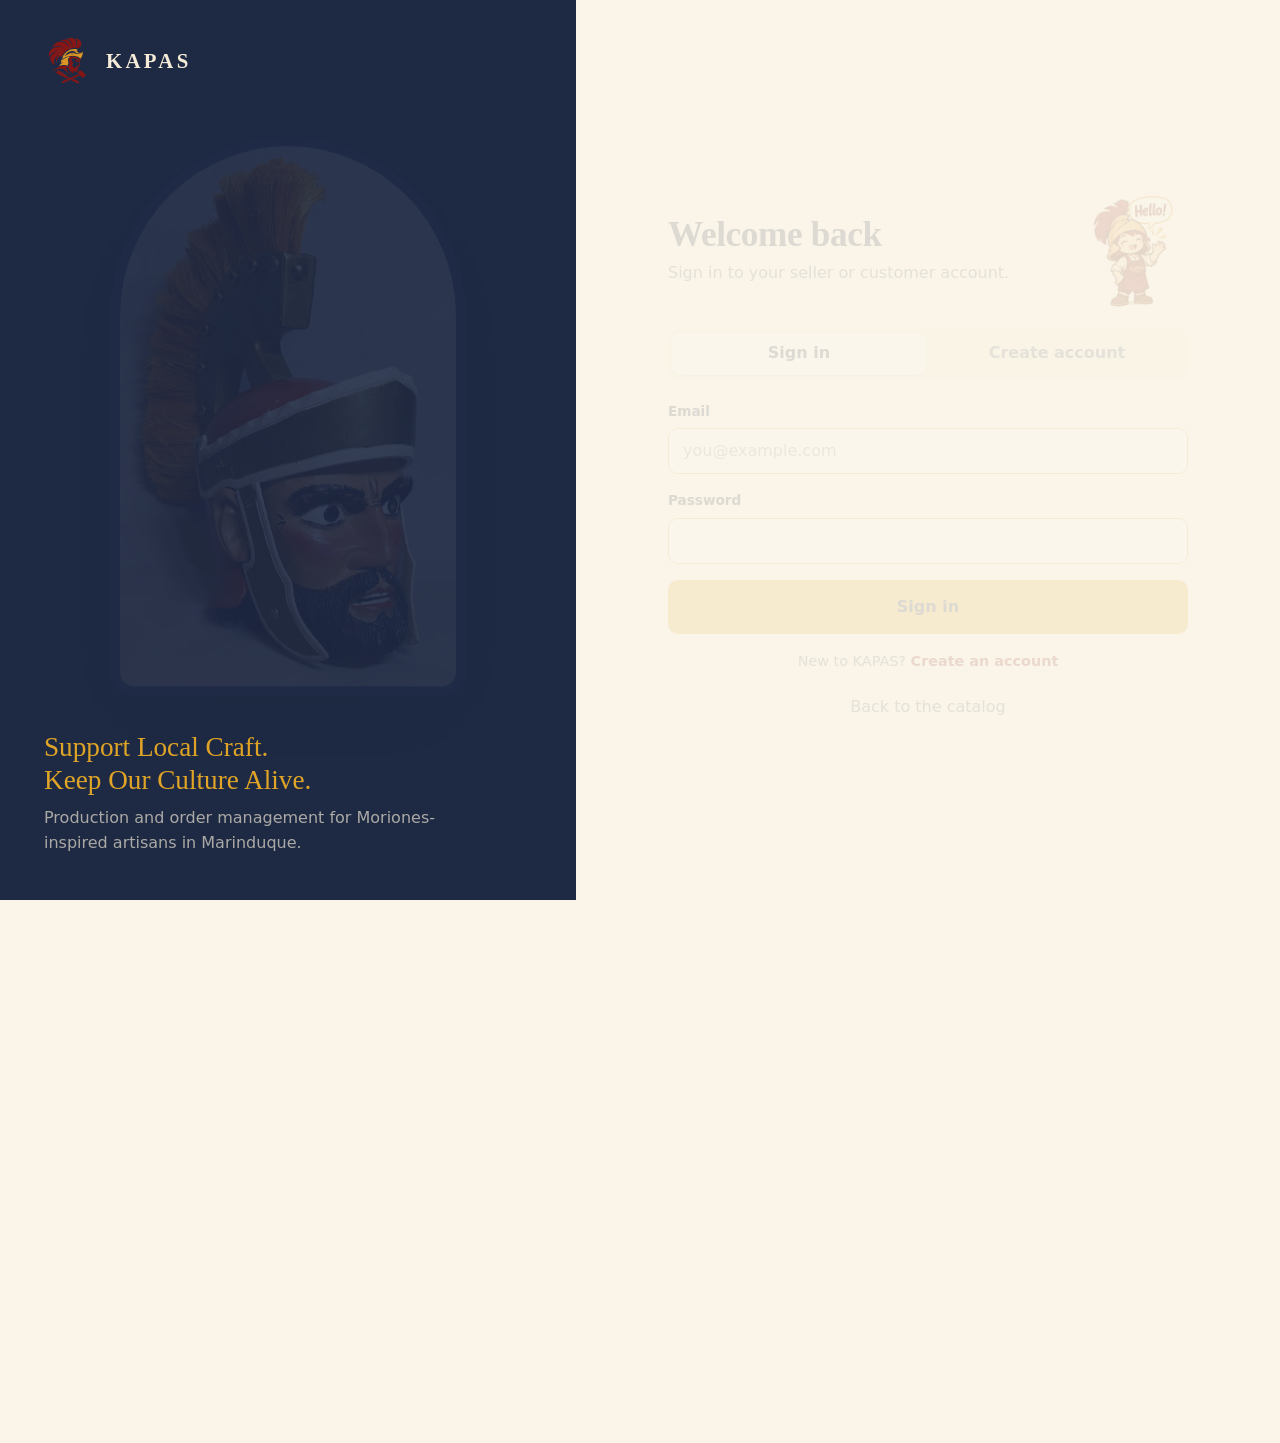
<file: websys1-final-project/src/profile.html>
<!doctype html>
<html lang="en">
<head>
  <meta charset="utf-8">
  <meta name="viewport" content="width=device-width, initial-scale=1">
  <title>Seller profile · KAPAS</title>
  <meta name="description" content="Manage your KAPAS Artisan/Business (Seller) profile.">
  <meta name="robots" content="noindex">
  <link rel="icon" href="assets/favicon.svg" type="image/svg+xml">
  <link rel="preconnect" href="https://fonts.googleapis.com"><link rel="preconnect" href="https://fonts.gstatic.com" crossorigin>
  <link href="https://fonts.googleapis.com/css2?family=DM+Sans:wght@400;500;700&family=Fraunces:opsz,wght@9..144,600;9..144,700&display=swap" rel="stylesheet">
  <link rel="stylesheet" href="styles/main.css">
  <link rel="stylesheet" href="pages/profile/profile.css">
</head>
<body>
<a class="skip-link" href="#main">Skip to main content</a>
<div class="app-shell">
  <header class="mobilebar" id="mobilebar"></header>
  <aside class="sidebar" id="sidebar" aria-label="Sidebar"></aside>
  <main class="content" id="main">
    <header class="page-header">
      <div>
        <span class="eyebrow" id="role"></span>
        <h1>Seller profile</h1>
        <p>This is how customers see you in the catalog and how they reach you about orders.</p>
      </div>
    </header>

    <section class="panel profile-panel" aria-labelledby="profileTitle">
      <h2 class="sr" id="profileTitle">Your details</h2>
      <form id="profile" class="panel__body" novalidate>
        <div class="alert" id="formError" role="alert"></div>
        <div class="form-grid">
          <div class="field"><label for="name">Full name</label><input id="name" name="name" autocomplete="name" aria-describedby="err-name"><p class="error" id="err-name"></p></div>
          <div class="field"><label for="businessName">Shop or business name <span class="hint">(optional)</span></label><input id="businessName" name="businessName" autocomplete="organization" aria-describedby="hint-biz err-businessName"><p class="hint" id="hint-biz">Shown as the maker in the catalog. Leave empty to show your full name.</p><p class="error" id="err-businessName"></p></div>
          <div class="field"><label for="email">Email</label><input id="email" type="email" readonly aria-describedby="hint-email"><p class="hint" id="hint-email">Used to sign in. It cannot be changed here.</p></div>
          <div class="field"><label for="phone">Mobile number <span class="hint">(optional)</span></label><input id="phone" name="phone" type="tel" autocomplete="tel" placeholder="0917 123 4567" aria-describedby="err-phone"><p class="error" id="err-phone"></p></div>
        </div>
        <div class="profile-foot"><button class="btn btn--gold" type="submit" id="saveBtn">Save profile</button></div>
      </form>
    </section>
  </main>
</div>
<script type="module" src="pages/profile/profile.js"></script>
</body>
</html>
</file>
<file: product management/styles.css>
/* Tokens */
:root {
  --navy: #1e2a44;
  --crimson: #8b2020;
  --gold: #e0a526;
  --cream: #f5ebd7;
  --page: #faf5e8;
  --line: #e8d9b8;
  --field-line: #d9b25f;
  --muted: #5c6477;
  --white: #ffffff;

  --font-display: "Fraunces", Georgia, serif;
  --font-body: "DM Sans", system-ui, sans-serif;

  --sidebar-w: 272px;
  --radius: 12px;
}

/*Base*/
*, *::before, *::after { box-sizing: border-box; }

body {
  margin: 0;
  font-family: var(--font-body);
  font-size: 16px;
  line-height: 1.5;
  color: var(--navy);
  background: var(--page);
}

h1, h2 { margin: 0; font-family: var(--font-display); font-weight: 700; line-height: 1.15; }
p { margin: 0; }
ul { margin: 0; padding: 0; list-style: none; }
a { color: inherit; text-decoration: none; }
button, input, select, textarea { font: inherit; color: inherit; }

:focus-visible { outline: 3px solid var(--gold); outline-offset: 2px; }

.visually-hidden {
  position: absolute !important;
  width: 1px; height: 1px;
  margin: -1px; padding: 0; border: 0;
  overflow: hidden; clip: rect(0 0 0 0); white-space: nowrap;
}

.skip-link {
  position: absolute; left: 16px; top: -60px; z-index: 10;
  padding: 10px 16px; border-radius: 8px;
  background: var(--gold); color: var(--navy); font-weight: 700;
}
.skip-link:focus { top: 16px; }

/* ---------- Layout ---------- */
.app {
  display: grid;
  grid-template-columns: var(--sidebar-w) minmax(0, 1fr);
  min-height: 100vh;
}

/* ---------- Sidebar ---------- */
.sidebar {
  position: sticky; top: 0;
  height: 100vh;
  display: flex; flex-direction: column;
  padding: 44px 16px 32px;
  background: var(--navy);
  color: var(--cream);
}

.brand {
  display: flex; flex-direction: column; align-items: center; gap: 14px;
  margin-bottom: 40px;
}
.brand__name {
  font-family: var(--font-display);
  font-weight: 700; font-size: 20px; letter-spacing: 0.16em;
}

.sidebar__nav ul { display: flex; flex-direction: column; gap: 20px; }
.sidebar__nav a {
  display: flex; align-items: center; gap: 6px;
  min-height: 44px; padding: 0 14px;
  border-radius: 10px;
  font-weight: 500;
  transition: background-color 0.15s;
}
.sidebar__nav a:hover { background: rgba(245, 235, 215, 0.1); }
.sidebar__nav a[aria-current="page"] { background: var(--crimson); }

.sidebar__footer {
  margin-top: auto;
  text-align: center;
  font-family: var(--font-display);
  font-size: 14px; line-height: 1.4;
  color: var(--gold);
}

/* Main content*/
.content {
  display: flex; flex-direction: column; gap: 32px;
  padding: 72px 64px 80px 36px;
  max-width: 1200px;
}

.page-header h1 { font-size: 36px; }
.page-header p { margin-top: 2px; font-size: 18px; }

/*  Toolbar */
.toolbar { display: flex; flex-wrap: wrap; gap: 16px; align-items: center; }

.search { position: relative; flex: 0 1 280px; min-width: 220px; }
.search svg {
  position: absolute; left: 14px; top: 50%; transform: translateY(-50%);
  pointer-events: none; color: var(--navy);
}
.search .field { padding-left: 52px; }

.select { flex: 0 0 auto; }
.select .field { background-color: var(--white); border-color: transparent; padding-right: 12px; font-weight: 500; }

/* Fields */
.field {
  width: 100%;
  min-height: 46px;
  padding: 10px 14px;
  background: var(--white);
  border: 1.5px solid var(--field-line);
  border-radius: 10px;
}
.field::placeholder { color: #6b7280; }
.field:focus-visible { outline-offset: 0; border-color: var(--navy); }
textarea.field { resize: vertical; }

/* Buttons*/
.btn {
  display: inline-flex; align-items: center; justify-content: center; gap: 10px;
  min-height: 46px; padding: 0 22px;
  border: 2px solid transparent; border-radius: 10px;
  font-weight: 700; cursor: pointer;
  transition: filter 0.15s;
}
.btn:hover { filter: brightness(1.08); }
.btn--gold { background: var(--gold); color: var(--navy); }
.btn--navy { background: var(--navy); color: var(--cream); }
.btn--outline { background: var(--white); color: var(--navy); border-color: var(--navy); }

.icon-btn {
  display: inline-flex; align-items: center; justify-content: center;
  width: 44px; height: 44px;
  background: var(--white);
  border: 1.5px solid var(--line);
  border-radius: 10px;
  cursor: pointer;
}
.icon-btn:hover { border-color: var(--navy); }

/* Panels*/
.panel {
  background: var(--white);
  border: 1px solid var(--line);
  border-radius: 16px;
  overflow: hidden;
}

/* Table */
.table-wrap { overflow-x: auto; }

table { width: 100%; min-width: 760px; border-collapse: collapse; }

thead th {
  padding: 16px 12px;
  background: var(--cream);
  color: var(--muted);
  font-size: 13px; font-weight: 700; text-align: left;
}
tbody th, tbody td {
  padding: 8px 12px;
  height: 62px;
  border-top: 1px solid var(--line);
  text-align: left; vertical-align: middle;
}
tbody th { font-weight: 700; }
thead th:first-child, tbody th { padding-left: 24px; }

.product { display: flex; align-items: center; gap: 12px; }
.swatch { flex: none; width: 40px; height: 40px; border-radius: 8px; }
.swatch--crimson { background: var(--crimson); }
.swatch--navy { background: var(--navy); }
.swatch--gold { background: var(--gold); }
.product-image { flex: none; width: 40px; height: 40px; border-radius: 8px; object-fit: cover; }

.status {
  display: inline-block;
  padding: 3px 10px;
  border-radius: 99px;
  font-size: 12px; font-weight: 700; white-space: nowrap;
}
.status--in { background: #dfeadb; color: #1f4d2b; }
.status--low { background: #f8e3b0; color: #5c3b00; }

.actions { display: flex; gap: 4px; }

/*  Form  */
.panel--form { padding: 28px 26px 40px; overflow: visible; }
.panel--form h2 { font-size: 22px; margin-bottom: 16px; }

.form {
  display: grid;
  grid-template-columns: repeat(2, minmax(0, 1fr));
  gap: 16px 24px;
}
.form__field { display: flex; flex-direction: column; gap: 6px; }
.form__field label { font-size: 13px; font-weight: 700; }

.form__field--tall { grid-column: 2; grid-row: 1 / span 2; }
.form__field--tall .field { flex: 1; }

.form__field--wide, .form__actions {
  grid-column: 1 / -1;
  width: 100%; max-width: 745px; margin-inline: auto;
}

.dropzone {
  display: flex; align-items: center; justify-content: center;
  min-height: 115px;
  border: 1px dashed var(--field-line);
  border-radius: 10px;
  color: var(--muted); font-size: 14px; font-weight: 400;
  cursor: pointer;
}
.dropzone:hover, .dropzone:focus-within { border-color: var(--navy); color: var(--navy); }

.form__actions { display: grid; grid-template-columns: 1fr 1fr; gap: 20px; }
.form__actions .btn { min-height: 55px; }

/* Responsive */
@media (max-width: 960px) {
  .app { grid-template-columns: 1fr; }

  .sidebar {
    position: static; height: auto;
    flex-direction: row; flex-wrap: wrap; align-items: center; gap: 16px 24px;
    padding: 16px 20px;
  }
  .brand { flex-direction: row; margin: 0; }
  .brand__logo { width: 36px; height: auto; }
  .brand__name { font-size: 18px; }
  .sidebar__nav ul { flex-direction: row; flex-wrap: wrap; gap: 4px; }
  .sidebar__footer { display: none; }

  .content { padding: 40px 20px 56px; }
}

@media (max-width: 640px) {
  .page-header h1 { font-size: 30px; }
  .search, .select, .toolbar .btn { flex: 1 1 100%; }
  .select .field { border-color: var(--field-line); }

  .form { grid-template-columns: 1fr; }
  .form__field--tall { grid-column: auto; grid-row: auto; }
  .form__actions { grid-template-columns: 1fr; }
}

@media (prefers-reduced-motion: reduce) {
  * { transition: none !important; }
}
</file>
<file: websys1-final-project/src/styles/main.css>
/* Shared stylesheet entry. Each page also links its own pages/<page>/<page>.css. */
@import url("tokens.css");
@import url("base.css");
@import url("components.css");
@import url("layout.css");
</file>
<file: websys1-final-project/src/pages/dashboard/dashboard.css>
/* Dashboard */
.stats { display: grid; grid-template-columns: repeat(6, minmax(0, 1fr)); gap: 16px; }
.stats .stat { animation: fade-up 0.4s var(--ease) both; }
.stats .stat:nth-child(2) { animation-delay: 0.04s; }
.stats .stat:nth-child(3) { animation-delay: 0.08s; }
.stats .stat:nth-child(4) { animation-delay: 0.12s; }
.stats .stat:nth-child(5) { animation-delay: 0.16s; }
.stats .stat:nth-child(6) { animation-delay: 0.2s; }

.dash-grid { display: grid; grid-template-columns: minmax(0, 1.4fr) minmax(0, 1fr); gap: 20px; align-items: start; }
.dash-empty { margin: 16px; padding: 32px 16px; }

.feed li + li { border-top: 1px solid var(--line); }
.feed__row { display: flex; align-items: center; gap: 14px; padding: 14px 24px; color: var(--navy); transition: background-color 0.15s; }
.feed__row:hover { background: var(--surface-soft); text-decoration: none; }
.feed__icon { display: grid; place-items: center; flex: none; width: 38px; height: 38px; border-radius: 10px; background: var(--cream); color: var(--crimson); }
.feed__icon--low { background: var(--warn-bg); color: var(--warn); }
.feed__icon--out { background: var(--danger-bg); color: var(--danger); }
.feed__main { flex: 1; min-width: 0; }
.feed__main strong { display: block; }
.feed__main small { display: block; color: var(--muted); font-size: 0.84rem; overflow: hidden; text-overflow: ellipsis; white-space: nowrap; }
.feed__end { display: flex; flex-direction: column; align-items: flex-end; gap: 4px; }
.page-header__mascot { flex: none; width: 88px; height: 104px; object-fit: contain; }

.backup { display: grid; grid-template-columns: auto minmax(0, 1fr) auto; align-items: center; gap: 20px; }
.backup__icon { display: grid; place-items: center; width: 52px; height: 52px; border-radius: 14px; background: var(--navy); color: var(--gold); }
.backup__copy h2 { font-size: 1.2rem; margin-bottom: 4px; }
.backup__actions { display: flex; flex-wrap: wrap; gap: 10px; }
.backup__actions label { cursor: pointer; }

@media (max-width: 1200px) { .stats { grid-template-columns: repeat(3, minmax(0, 1fr)); } }
@media (max-width: 900px) {
  .dash-grid { grid-template-columns: 1fr; }
  .backup { grid-template-columns: 1fr; }
}
@media (max-width: 560px) {
  .stats { grid-template-columns: repeat(2, minmax(0, 1fr)); gap: 12px; }
  .stat { padding: 16px; }
  .stat__value { font-size: 1.6rem; }
  .feed__row { padding: 12px 16px; }
  .page-header__mascot { width: 64px; height: 76px; }
}
</file>
<file: websys1-final-project/src/pages/auth/auth.css>
/* Sign in and create account */
.auth { display: grid; grid-template-columns: minmax(0, 0.9fr) minmax(0, 1.1fr); min-height: 100vh; }

.auth__art {
  position: sticky; top: 0; height: 100vh;
  display: flex; flex-direction: column; justify-content: space-between; gap: 28px;
  padding: 36px 44px 44px; background: var(--navy); color: var(--on-dark); overflow: hidden;
}
.auth__art .brand { color: var(--cream); }
.auth__img {
  flex: 1; min-height: 0;
  display: grid; place-items: center;
  grid-template-columns: minmax(0, 1fr);
  grid-template-rows: minmax(0, 1fr);   /* the row can no longer grow past the available space */
}
.auth__img img {
  width: auto; height: 100%; max-height: 560px; max-width: 100%; min-height: 0;
  aspect-ratio: 572 / 900;            /* the photo's real proportions, so no cropping */
  object-fit: cover;
  /* top corners = a true semicircle; bottom corners = soft rounded */
  border-radius: 50% 50% var(--radius-xl) var(--radius-xl) / 32% 32% var(--radius-xl) var(--radius-xl);
  border: 10px solid var(--navy-700);
  box-shadow: 0 30px 80px -30px rgba(0, 0, 0, 0.7); animation: fade-up 0.6s var(--ease) both;
}
.auth__tagline { font-family: var(--font-display); font-size: 1.7rem; line-height: 1.2; color: var(--gold); margin-bottom: 10px; }
.auth__quote p:last-child { color: var(--on-dark-muted); max-width: 40ch; }

.auth__main { display: flex; align-items: center; justify-content: center; padding: 48px 24px; }
.auth__card { width: 100%; max-width: 520px; display: flex; flex-direction: column; gap: 22px; animation: fade-up 0.45s var(--ease) both; }
.auth__mobile-brand { display: none; color: var(--navy); }
.auth__head { position: relative; display: flex; flex-direction: column; justify-content: center; min-height: 112px; padding-right: 112px; }
.auth__head > img { position: absolute; top: 0; right: 0; width: 108px; height: 112px; object-fit: contain; }
.auth__head h1 { font-size: 2.2rem; }
.auth__head p { margin-top: 6px; font-size: 1rem; }
.auth__signed-out { display: flex; align-items: center; gap: 14px; padding: 10px 16px; border: 1px solid var(--line); border-radius: var(--radius-lg); background: var(--surface); color: var(--navy); font-weight: 500; }
.auth__signed-out img { flex: none; width: 72px; height: 78px; object-fit: contain; }
.auth__switch { text-align: center; }
.auth__back { text-align: center; }
.auth__back a { display: inline-flex; align-items: center; gap: 6px; color: var(--muted); font-weight: 500; }

/* Account type cards */
.roles { display: grid; grid-template-columns: 1fr 1fr; gap: 12px; border: 0; padding: 0; margin: 0; }
.roles .legend { margin-bottom: 8px; }
.roles .error { grid-column: 1 / -1; margin: 0; }
.role { position: relative; }
.role input { position: absolute; opacity: 0; }
.role span {
  display: flex; flex-direction: column; gap: 4px; height: 100%;
  padding: 14px; border: 2px solid var(--line); border-radius: var(--radius-lg); background: var(--surface);
  cursor: pointer; transition: border-color 0.18s, background-color 0.18s, transform 0.18s var(--ease);
}
.role span:hover { border-color: var(--field-line); transform: translateY(-1px); }
.role svg { color: var(--crimson); margin-bottom: 4px; }
.role b { font-size: 1rem; }
.role small { color: var(--muted); font-size: 0.84rem; line-height: 1.4; }
.role input:checked + span { border-color: var(--crimson); background: #fbefe6; box-shadow: 0 0 0 3px color-mix(in srgb, var(--crimson) 12%, transparent); }
.role input:focus-visible + span { outline: 3px solid var(--gold); outline-offset: 2px; }

/* Password with show/hide */
.pw { position: relative; }
.pw input { padding-right: 48px !important; }
.pw__toggle { position: absolute; right: 6px; top: 50%; transform: translateY(-50%); display: grid; place-items: center; width: 36px; height: 36px; border: 0; border-radius: 8px; background: transparent; color: var(--muted); cursor: pointer; }
.pw__toggle:hover { color: var(--navy); background: var(--cream); }

@media (max-width: 960px) {
  .auth { grid-template-columns: 1fr; }
  .auth__art { display: none; }
  .auth__mobile-brand { display: inline-flex; }
  .auth__main { align-items: flex-start; padding: 32px 18px 48px; }
}
@media (max-width: 480px) { .roles { grid-template-columns: 1fr; } }
@media (max-width: 520px) {
  .auth__head { min-height: 96px; padding-right: 90px; }
  .auth__head > img { width: 86px; height: 96px; }
  .auth__head h1 { font-size: 1.9rem; }
  .auth__signed-out { gap: 10px; padding: 8px 12px; }
  .auth__signed-out img { width: 60px; height: 66px; }
}

@media (max-height: 520px) {
  .auth__art { padding: 24px 32px; gap: 16px; }
  .auth__quote p:last-child { display: none; }  /* drop the long paragraph, keep the tagline */
}
@media (max-height: 700px) {
  .auth__art { padding: 24px 44px 28px; gap: 16px; }
  .auth__tagline { font-size: 1.45rem; margin-bottom: 6px; }
}
@media (max-height: 520px) {
  .auth__quote p:last-child { display: none; }  /* keep the tagline, drop the long paragraph */
}
</file>
<file: websys1-final-project/src/pages/materials/materials.css>
/* Materials inventory */
.mat-summary { display: grid; grid-template-columns: repeat(3, minmax(0, 1fr)); gap: 16px; }
.stat--btn { font: inherit; text-align: left; cursor: pointer; }
.stat--btn:hover { transform: translateY(-3px); box-shadow: var(--shadow); border-color: var(--field-line); }
.stat--btn[aria-pressed="true"] { border-color: var(--navy); box-shadow: 0 0 0 2px var(--navy); }

.table-empty { margin: 20px; }
.mat-icon { color: var(--ok); background: var(--ok-bg); }
.mat-icon--low { color: var(--warn); background: var(--warn-bg); }
.mat-icon--out { color: var(--danger); background: var(--danger-bg); }
.mrow--out td:first-child { box-shadow: inset 3px 0 0 var(--danger); }
.mrow--low td:first-child { box-shadow: inset 3px 0 0 var(--gold); }

.adjust { display: flex; flex-wrap: wrap; align-items: center; gap: 6px; min-width: 250px; }
.adjust .control { width: 96px; min-height: 38px; padding: 6px 10px; }
.adjust .error { flex-basis: 100%; }

@media (max-width: 720px) {
  .mat-summary { grid-template-columns: repeat(3, minmax(0, 1fr)); gap: 10px; }
  .mat-summary .stat { padding: 14px; }
  .mat-summary .stat__icon { width: 34px; height: 34px; margin-bottom: 6px; }
  .mat-summary .stat__value { font-size: 1.5rem; }
  .mat-summary .stat__label { font-size: 0.78rem; }
  .table--stack td[data-label="Adjust stock"] { flex-direction: column; align-items: stretch; }
  .adjust { min-width: 0; justify-content: flex-end; }
  .adjust .control { flex: 1; }
}
</file>
<file: websys1-final-project/src/pages/orders/orders.css>
/* Orders board */
.board { display: grid; grid-template-columns: repeat(6, minmax(0, 1fr)); gap: 16px; align-items: start; }
.col { display: flex; flex-direction: column; min-width: 0; border-radius: var(--radius-lg); background: color-mix(in srgb, var(--cream) 55%, var(--page)); border: 1px solid var(--line); border-top: 4px solid var(--gold); }
.col--declined { border-top-color: var(--danger); }
.col--in_production { border-top-color: var(--info); }
.col--ready { border-top-color: var(--warn); }
.col--completed { border-top-color: var(--ok); }
.col--cancelled { border-top-color: var(--danger); }
.col__head { display: flex; align-items: center; gap: 8px; padding: 14px 16px; font-family: var(--font-body); font-size: 0.92rem; font-weight: 700; }
.col__icon { display: grid; place-items: center; width: 28px; height: 28px; border-radius: 8px; background: var(--surface); color: var(--navy); }
.col__count { margin-left: auto; min-width: 26px; padding: 2px 8px; border-radius: 99px; background: var(--surface); text-align: center; font-size: 0.8rem; }
.col__body { display: flex; flex-direction: column; gap: 12px; padding: 0 12px 12px; }
.col__empty { padding: 18px 8px; text-align: center; color: var(--muted); font-size: 0.86rem; border: 1.5px dashed var(--line); border-radius: var(--radius); }

.ocard { display: flex; flex-direction: column; gap: 8px; padding: 16px; border-radius: var(--radius); background: var(--surface); border: 1px solid var(--line); box-shadow: var(--shadow-sm); animation: fade-up 0.3s var(--ease) both; transition: box-shadow 0.2s, transform 0.2s var(--ease); }
.ocard:hover { box-shadow: var(--shadow); transform: translateY(-1px); }
.ocard__head { display: flex; justify-content: space-between; gap: 8px; }
.ocard__head h3 { font-size: 1.02rem; overflow-wrap: anywhere; }
.ocard__contact { display: flex; align-items: center; gap: 5px; color: var(--muted); font-size: 0.84rem; overflow-wrap: anywhere; }
.ocard__total { font-family: var(--font-display); color: var(--crimson); white-space: nowrap; }
.ocard__items { padding: 8px 10px; border-radius: 8px; background: var(--surface-soft); font-size: 0.88rem; }
.ocard__items li { display: flex; justify-content: space-between; gap: 8px; }
.ocard__meta { display: flex; align-items: center; gap: 6px; color: var(--muted); font-size: 0.8rem; }
.ocard__note { padding: 8px 10px; border-left: 3px solid var(--gold); background: var(--cream); border-radius: 0 8px 8px 0; font-size: 0.86rem; white-space: pre-line; overflow-wrap: anywhere; }
.ocard__status { margin-top: 4px; }
.ocard__status select { min-height: 40px !important; padding-top: 6px !important; padding-bottom: 6px !important; }

@media (max-width: 1439px) { .board { grid-template-columns: repeat(2, minmax(0, 1fr)); } }
@media (max-width: 640px) { .board { grid-template-columns: 1fr; } }

.ocard__mto { color: var(--navy); font-weight: 700; }
</file>
<file: websys1-final-project/src/pages/product/product.css>
/* Product detail */
.product-page { padding-top: 28px; }
.crumbs { margin-bottom: 22px; }
.crumbs a { display: inline-flex; align-items: center; gap: 8px; color: var(--navy); font-weight: 700; }

.detail { display: grid; grid-template-columns: minmax(0, 1fr) minmax(0, 1fr); gap: 44px; align-items: start; animation: fade-up 0.4s var(--ease) both; }
.detail__media { position: sticky; top: 96px; overflow: hidden; aspect-ratio: 1; border-radius: var(--radius-xl); background: var(--cream); border: 1px solid var(--line); box-shadow: var(--shadow); }
.detail__media img { width: 100%; height: 100%; object-fit: cover; }
.detail__noimg { display: flex; flex-direction: column; align-items: center; justify-content: center; gap: 10px; height: 100%; color: var(--muted); }

.detail__side { display: flex; flex-direction: column; gap: 24px; }
#info { display: flex; flex-direction: column; align-items: flex-start; gap: 12px; }
.detail__tags { display: flex; flex-wrap: wrap; gap: 8px; }
.detail__tags:empty { display: none; }
#info h1 { font-size: clamp(2rem, 4vw, 2.8rem); }
.detail__maker { display: inline-flex; align-items: center; gap: 6px; color: var(--muted); }
.detail__price { font-family: var(--font-display); font-size: 2.2rem; font-weight: 700; color: var(--crimson); line-height: 1; }
.detail__desc { color: var(--text); font-size: 1.02rem; white-space: pre-line; max-width: 60ch; }

.order-box { overflow: hidden; }
.order-box__head { padding: 20px 24px; background: var(--navy); color: var(--cream); }
.order-box__head h2 { font-size: 1.3rem; color: var(--surface); }
.order-box__head .hint { color: var(--on-dark-muted); }
.order-box__body { display: flex; flex-direction: column; gap: 14px; padding: 22px 24px 24px; }
.order-box__total { display: flex; align-items: center; justify-content: space-between; padding: 14px 16px; border-radius: var(--radius); background: var(--cream); }
.order-box__total strong { font-family: var(--font-display); font-size: 1.4rem; }

.qty { display: flex; gap: 6px; }
.qty .icon-btn { width: 46px; height: 46px; font-size: 1.2rem; font-weight: 700; }
.qty input { text-align: center; }

@media (max-width: 900px) {
  .detail { grid-template-columns: 1fr; gap: 28px; }
  .detail__media { position: static; max-width: 520px; }
}

.detail__media--gallery { display: flex; flex-direction: column; gap: 12px; height: auto; aspect-ratio: auto; overflow: visible; background: none; border: 0; box-shadow: none; padding: 0; }
.gallery__main { border-radius: var(--radius-xl); overflow: hidden; background: var(--surface); }
.detail__media--gallery .gallery__main img { display: block; width: 100%; height: auto; max-height: 70vh; aspect-ratio: 4 / 5; object-fit: cover; }
.gallery__thumbs { list-style: none; margin: 0; padding: 0; display: grid; grid-template-columns: repeat(auto-fill, minmax(64px, 1fr)); gap: 8px; }
.gallery__thumb { display: block; width: 100%; aspect-ratio: 1; padding: 0; border: 2px solid var(--line); border-radius: var(--radius-lg); overflow: hidden; background: var(--surface); cursor: pointer; transition: border-color 0.15s, transform 0.15s; }
.gallery__thumb:hover { transform: translateY(-1px); }
.gallery__thumb[aria-current="true"] { border-color: var(--gold); }
.gallery__thumb:focus-visible { outline: 3px solid var(--gold); outline-offset: 2px; }
.detail__media--gallery .gallery__thumb img { display: block; width: 100%; height: 100%; aspect-ratio: auto; max-height: none; object-fit: cover; border-radius: 0; }
</file>
<file: websys1-final-project/src/pages/products/products.css>
/* Product management */
.table-empty { margin: 20px; }
.table-foot { padding: 12px 24px; border-top: 1px solid var(--line); }
.table-foot:empty { display: none; }
.table .switch .hint { min-width: 48px; }
 
 
.product-form .field--tall { grid-column: 2; grid-row: 1 / span 2; }
.product-form .field--tall textarea { flex: 1; }
#photo { position: absolute; }
 
@media (max-width: 640px) {
  .product-form .field--tall { grid-column: auto; grid-row: auto; }
}
 
/* Photo thumbnails in the product dialog */
.photo-grid { list-style: none; margin: 12px 0 0; padding: 0; display: grid; grid-template-columns: repeat(auto-fill, minmax(96px, 1fr)); gap: 10px; }
.photo-thumb { position: relative; aspect-ratio: 1; border-radius: var(--radius-lg); overflow: hidden; border: 2px solid var(--line); background: var(--surface); cursor: grab; }
.photo-thumb img { width: 100%; height: 100%; object-fit: cover; display: block; }
.photo-thumb:first-child { border-color: var(--gold); }
.photo-thumb.is-dragging { opacity: 0.4; }
.photo-thumb__badge, .photo-thumb__cover { position: absolute; left: 6px; bottom: 6px; padding: 2px 8px; border-radius: 999px; font: inherit; font-size: 0.72rem; font-weight: 700; }
.photo-thumb__badge { background: var(--gold); color: var(--navy); }
.photo-thumb__cover { border: 0; background: rgba(0, 0, 0, 0.65); color: #fff; cursor: pointer; opacity: 0; transition: opacity 0.15s; }
.photo-thumb:hover .photo-thumb__cover, .photo-thumb__cover:focus-visible { opacity: 1; }
@media (hover: none) { .photo-thumb__cover { opacity: 1; } }
.photo-thumb__remove { position: absolute; top: 6px; right: 6px; width: 26px; height: 26px; display: grid; place-items: center; border: 0; border-radius: 50%; background: rgba(0, 0, 0, 0.65); color: #fff; cursor: pointer; }
.photo-thumb__remove:hover { background: var(--crimson); }
</file>
<file: websys1-final-project/src/pages/profile/profile.css>
/* Seller profile */
.profile-panel { max-width: 820px; }
.profile-panel .alert { margin-bottom: 16px; }
.profile-foot { display: flex; justify-content: flex-end; margin-top: 22px; }
.field input[readonly] { background: var(--surface-soft); color: var(--muted); }
</file>
